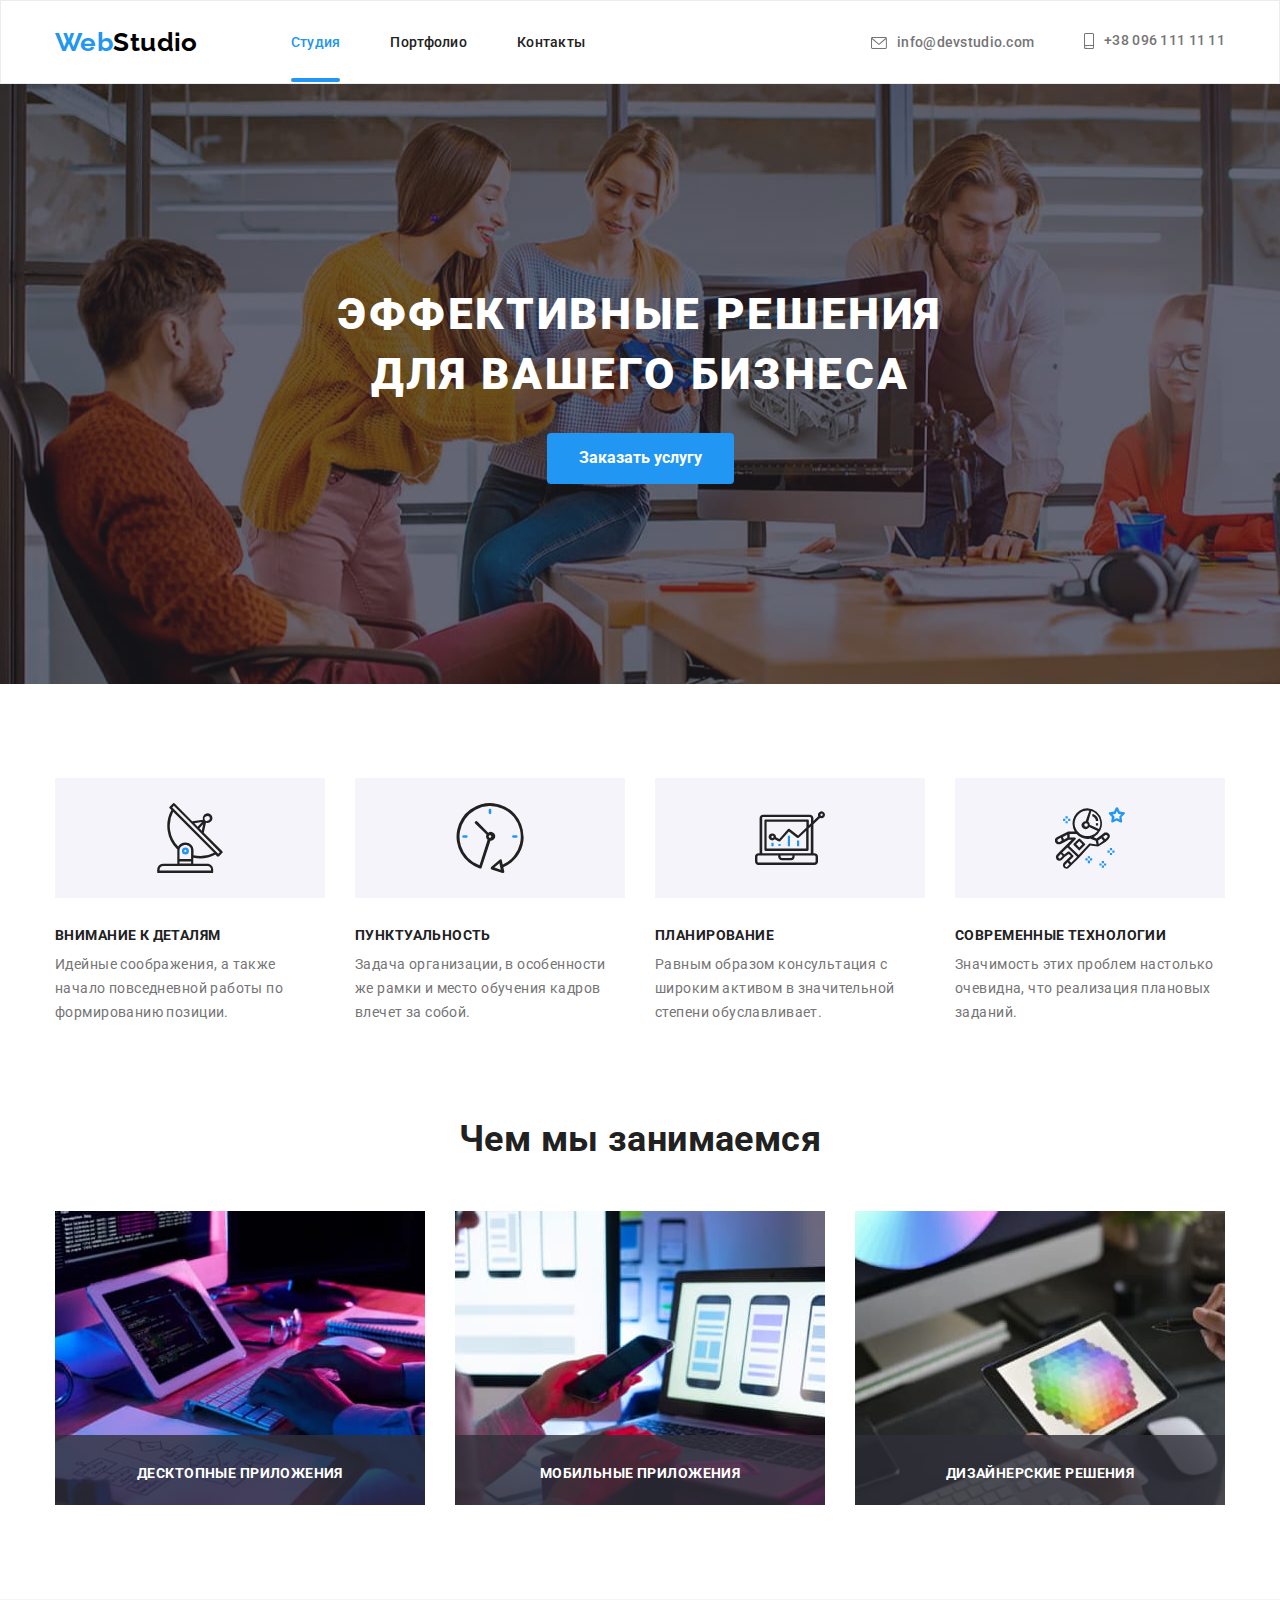
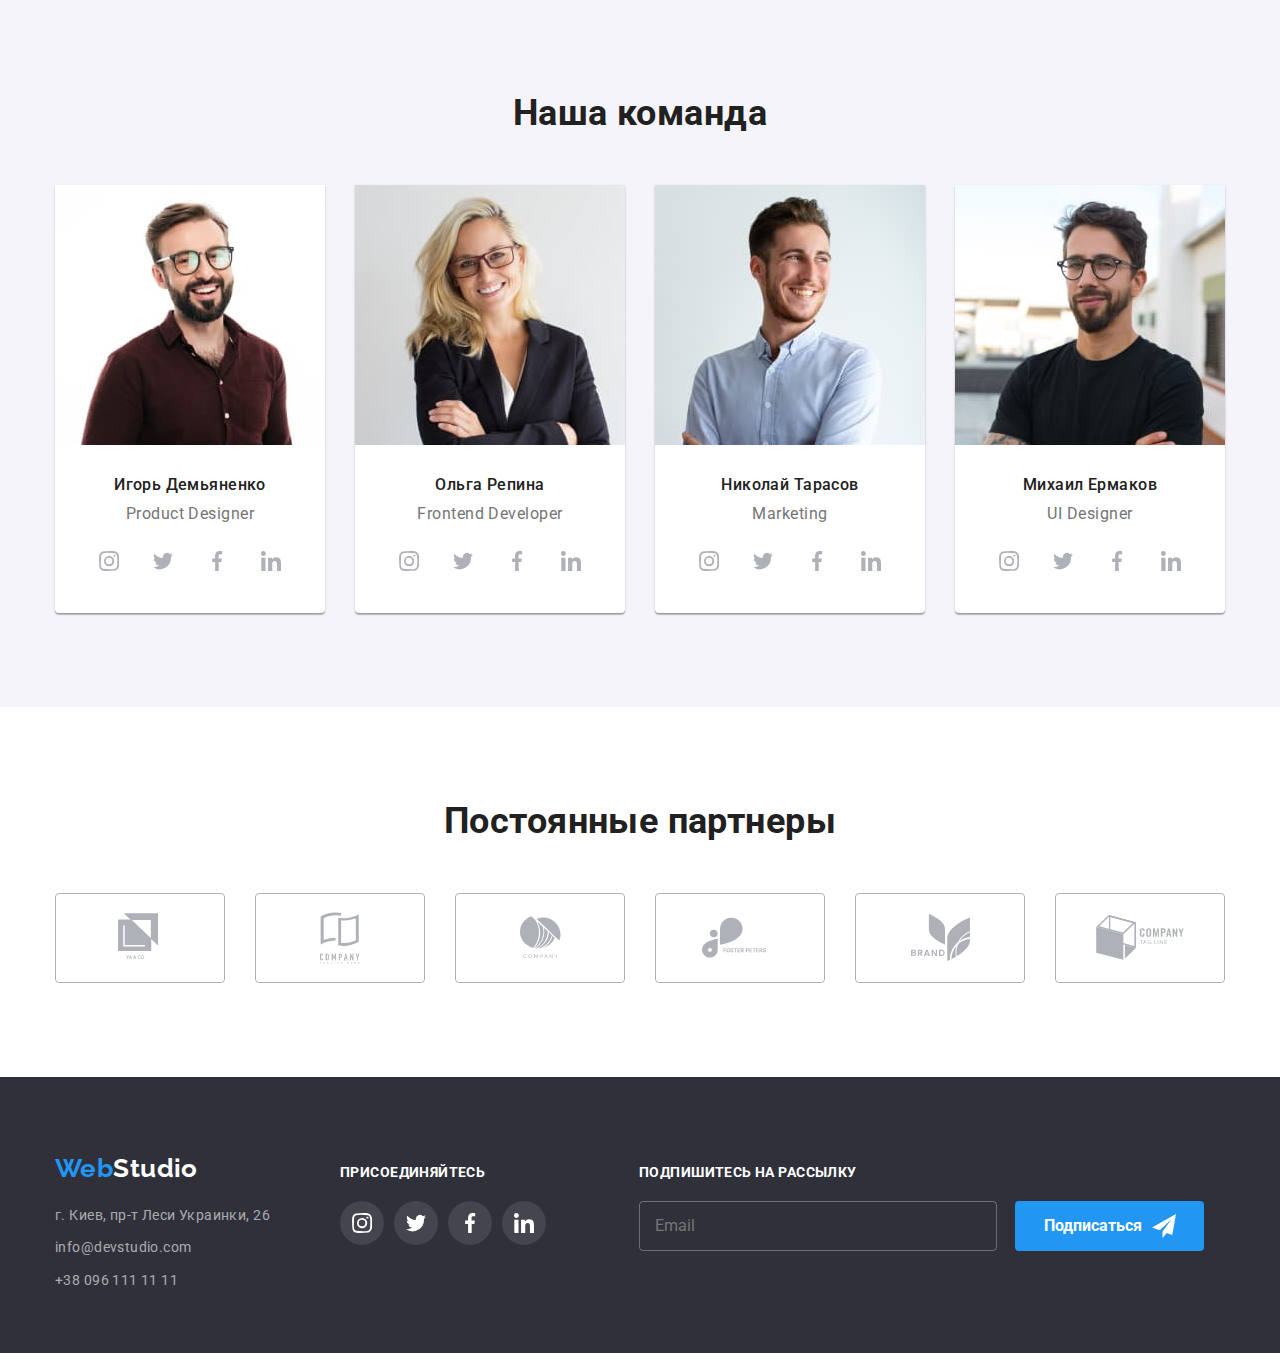
<file: index.html>
<!DOCTYPE html>
<html lang="ru">
  <head>
    <link rel="stylesheet" href="https://cdnjs.cloudflare.com/ajax/libs/modern-normalize/0.2.0/modern-normalize.css" />
    <title>WebStudio</title>
    <meta charset="utf-8" />
    <meta name="viewport" content="width=device-width, initial-scale=1.0" />
    <link rel="preconnect" href="https://fonts.gstatic.com" />
    <link
      href="https://fonts.googleapis.com/css2?family=Raleway:wght@700&family=Roboto:wght@400;500;700;900&display=swap"
      rel="stylesheet"
    />
    <link rel="stylesheet" href="./css/main.min.css" />
  </head>
  <body>
    <!--шапка сайта-->
    <header class="header-bg">
      <div class="container header-nav">
        <nav class="nav-list">
          <a href="./index.html" class="logo">Web<span class="logo logo--header logo--black">Studio</span></a>
          <ul class="list site-nav">
            <li class="site-nav__item">
              <a href="index.html" class="site-nav__item--current site-nav__link link">Студия</a>
            </li>
            <li class="site-nav__item"><a href="portfolio.html" class="site-nav__link link">Портфолио</a></li>
            <li class="site-nav__item"><a href="" class="site-nav__link link">Контакты</a></li>
          </ul>
        </nav>
        <ul class="list contacts-list">
          <li class="contacts-list__item">
            <a class="link contacts-list__link" href="mailto:info@devstudio.com">
              <svg class="contacts-list__mail-icon">
                <use href="./images/icons/icons.svg#icon-mail"></use>
              </svg>
              info@devstudio.com</a
            >
          </li>
          <li class="contacts-list__item">
            <a class="link contacts-list__link" href="tel:+380961111111">
              <svg class="contacts-list__smartphone-icon">
                <use href="./images/icons/icons.svg#icon-smartphone"></use>
              </svg>
              +38 096 111 11 11</a
            >
          </li>
        </ul>
        <button class="menu-button" data-menu-button>
          <svg class="menu-icons">
            <use class="icon-cross" href="./images/icons/icons.svg#icon-close_burger"></use>
            <use class="icon-menu" href="./images/icons/icons.svg#icon-menu_burger"></use>
          </svg>
        </button>
      </div>
    </header>
    <div class="mobile-menu" data-menu>
      <ul class="menu list">
        <li class="menu-item">
          <a href="index.html" class="menu__item--current menu__link link">Студия</a>
        </li>
        <li class="menu-item"><a href="portfolio.html" class="menu__link link">Портфолио</a></li>
        <li class="menu-item"><a href="" class="menu__link link">Контакты</a></li>
      </ul>
      <ul class="menu-contacts list">
        <li class="menu-contacts__item">
          <a class="link menu-contacts__link menu-contacts--number" href="tel:+380961111111"> +38 096 111 11 11</a>
        </li>
        <li class="">
          <a class="link menu-contacts__link" href="mailto:info@devstudio.com"> info@devstudio.com</a>
        </li>
      </ul>

      <ul class="menu-socials list">
        <li class="socials-text">Instagram</li>
        <li class="socials-text">Twitter</li>
        <li class="socials-text">Facebook</li>
        <li class="socials-text">LinkedIn</li>
      </ul>
    </div>

    <!--О студии-->
    <main>
      <section class="hero">
        <div class="container hero--content">
          <h1 class="hero__title">
            ЭФФЕКТИВНЫЕ РЕШЕНИЯ <br />
            ДЛЯ ВАШЕГО БИЗНЕСА
          </h1>
          <button type="button" class="button button--order" data-modal-open>Заказать услугу</button>
        </div>
      </section>
      <!-- Преимущества -->
      <section class="feature-bg section">
        <div class="container">
          <h2 class="visually-hidden">Особенности</h2>
          <ul class="feature-list list">
            <li class="feature-list__item grid-item">
              <div class="feature-list__picture">
                <svg class="feature-list__icon">
                  <use href="./images/icons/icons.svg#icon-antenna"></use>
                </svg>
              </div>
              <h3 class="feature-list__title">ВНИМАНИЕ К ДЕТАЛЯМ</h3>
              <p class="feature-list__desc">
                Идейные соображения, а также начало повседневной работы по формированию позиции.
              </p>
            </li>
            <li class="feature-list__item grid-item">
              <div class="feature-list__picture">
                <svg class="feature-list__icon">
                  <use href="./images/icons/icons.svg#icon-clock"></use>
                </svg>
              </div>
              <h3 class="feature-list__title">ПУНКТУАЛЬНОСТЬ</h3>
              <p class="feature-list__desc">
                Задача организации, в особенности же рамки и место обучения кадров влечет за собой.
              </p>
            </li>
            <li class="feature-list__item grid-item">
              <div class="feature-list__picture">
                <svg class="feature-list__icon">
                  <use href="./images/icons/icons.svg#icon-diagram"></use>
                </svg>
              </div>
              <h3 class="feature-list__title">ПЛАНИРОВАНИЕ</h3>
              <p class="feature-list__desc">
                Равным образом консультация с широким активом в значительной степени обуславливает.
              </p>
            </li>
            <li class="feature-list__item grid-item">
              <div class="feature-list__picture">
                <svg class="feature-list__icon">
                  <use href="./images/icons/icons.svg#icon-astronaut"></use>
                </svg>
              </div>
              <h3 class="feature-list__title">СОВРЕМЕННЫЕ ТЕХНОЛОГИИ</h3>
              <p class="feature-list__desc">
                Значимость этих проблем настолько очевидна, что реализация плановых заданий.
              </p>
            </li>
          </ul>
        </div>
      </section>
      <!-- Деятельность -->
      <section class="activity-bg section">
        <div class="container">
          <h2 class="title">Чем мы занимаемся</h2>
          <ul class="activity-list list">
            <li class="activity-list__item">
              <picture>
                <source srcset="./images/activity/box1.jpg 1x, ./images/activity/box1@2x.jpg 2x" />

                <img src="./images/activity/box1.jpg" alt="Работа за комьютером" width="370" height="294" />
              </picture>

              <p class="activity-list__title">Десктопные приложения</p>
            </li>
            <li class="activity-list__item">
              <picture>
                <source srcset="./images/activity/box2.jpg 1x, ./images/activity/box2@2x.jpg 2x" />

                <img src="./images/activity/box2.jpg" alt="Синхронизация работы с телефоном" width="370" height="294" />
              </picture>

              <p class="activity-list__title">Мобильные приложения</p>
            </li>
            <li class="activity-list__item">
              <picture>
                <source srcset="./images/activity/box3.jpg 1x, ./images/activity/box3@2x.jpg 2x" />

                <img src="./images/about/box_3.jpg" alt="Работа с планшетом" width="370" height="294" />
              </picture>

              <p class="activity-list__title">Дизайнерские решения</p>
            </li>
          </ul>
        </div>
      </section>
      <!-- Команда -->
      <section class="team-bg section">
        <div class="container">
          <h2 class="title team--title">Наша команда</h2>
          <ul class="team-list list">
            <li class="team-list__item grid-item">
              <picture>
                <source
                  srcset="./images/team/desktop/i.d.desktop.jpg 1x, ./images/team/desktop/i.d.desktop@2x.jpg 2x"
                  media="(min-width:1200px)"
                />
                <source
                  srcset="./images/team/tablet/i.d.tablet.jpg 1x, ./images/team/tablet/i.d.tablet@2x.jpg 2x"
                  media="(min-width:768px)"
                />
                <source
                  srcset="./images/team/mobile/i.d.mobile.jpg 1x, ./images/team/mobile/i.d.mobile@2x.jpg 2x"
                  media="(max-width:767.98px)"
                />

                <img src="./images/team/desktop/i.d.desktop.jpg" alt="Портретное фото Игоря Демьяненко" width="450" />
              </picture>
              <div class="team-list__desc">
                <h3 class="team-list__name">Игорь Демьяненко</h3>
                <p class="team-list__position" lang="en">Product Designer</p>
                <ul class="list socials">
                  <li class="socials__item">
                    <a href="" class="socials__link" target="_blank" rel="noopener noreferrer">
                      <svg class="socials__icon"><use href="./images/icons/icons.svg#icon-instagram"></use></svg>
                    </a>
                  </li>
                  <li class="socials__item">
                    <a href="" class="socials__link" target="_blank" rel="noopener noreferrer">
                      <svg class="socials__icon"><use href="./images/icons/icons.svg#icon-twitter"></use></svg>
                    </a>
                  </li>
                  <li class="socials__item">
                    <a href="" class="socials__link" target="_blank" rel="noopener noreferrer">
                      <svg class="socials__icon"><use href="./images/icons/icons.svg#icon-facebook"></use></svg>
                    </a>
                  </li>
                  <li class="socials__item">
                    <a href="" class="socials__link" target="_blank" rel="noopener noreferrer">
                      <svg class="socials__icon"><use href="./images/icons/icons.svg#icon-linkedin"></use></svg>
                    </a>
                  </li>
                </ul>
              </div>
            </li>
            <li class="team-list__item list grid-item">
              <picture>
                <source
                  srcset="./images/team/desktop/o.r.desktop.jpg 1x, ./images/team/desktop/o.r.desktop@2x.jpg 2x"
                  media="(min-width:1200px)"
                />
                <source
                  srcset="./images/team/tablet/o.r.tablet.jpg 1x, ./images/team/tablet/o.r.tablet@2x.jpg 2x"
                  media="(min-width:768px)"
                />
                <source
                  srcset="./images/team/mobile/o.r.mobile.jpg 1x, ./images/team/mobile/o.r.mobile@2x.jpg 2x"
                  media="(max-width:767.98px)"
                />
                <img src="./images/team/desktop/o.r.desktop.jpg" alt="Портретное фото Ольги Репиной" width="450" />
              </picture>
              <div class="team-list__desc">
                <h3 class="team-list__name">Ольга Репина</h3>
                <p class="team-list__position" lang="en">Frontend Developer</p>
                <ul class="list socials">
                  <li class="socials__item">
                    <a href="" class="socials__link" target="_blank" rel="noopener noreferrer">
                      <svg class="socials__icon"><use href="./images/icons/icons.svg#icon-instagram"></use></svg>
                    </a>
                  </li>
                  <li class="socials__item">
                    <a href="" class="socials__link" target="_blank" rel="noopener noreferrer">
                      <svg class="socials__icon"><use href="./images/icons/icons.svg#icon-twitter"></use></svg>
                    </a>
                  </li>
                  <li class="socials__item">
                    <a href="" class="socials__link" target="_blank" rel="noopener noreferrer">
                      <svg class="socials__icon"><use href="./images/icons/icons.svg#icon-facebook"></use></svg>
                    </a>
                  </li>
                  <li class="socials__item">
                    <a href="" class="socials__link" target="_blank" rel="noopener noreferrer">
                      <svg class="socials__icon"><use href="./images/icons/icons.svg#icon-linkedin"></use></svg>
                    </a>
                  </li>
                </ul>
              </div>
            </li>
            <li class="team-list__item list grid-item">
              <picture>
                <source
                  srcset="./images/team/desktop/n.t.desktop.jpg 1x, ./images/team/desktop/n.t.desktop@2x.jpg 2x"
                  media="(min-width:1200px)"
                />
                <source
                  srcset="./images/team/tablet/n.t.tablet.jpg 1x, ./images/team/tablet/n.t.tablet@2x.jpg 2x"
                  media="(min-width:768px)"
                />
                <source
                  srcset="./images/team/mobile/n.t.mobile.jpg 1x, ./images/team/mobile/n.t.mobile@2x.jpg 2x"
                  media="(max-width:767.98px)"
                />
                <img src="./images/team/desktop/n.t.desktop.jpg" alt="Портретное фото Николая Тарасова" width="450" />
              </picture>

              <div class="team-list__desc">
                <h3 class="team-list__name">Николай Тарасов</h3>
                <p class="team-list__position" lang="en">Marketing</p>
                <ul class="list socials">
                  <li class="socials__item">
                    <a href="" class="socials__link" target="_blank" rel="noopener noreferrer">
                      <svg class="socials__icon"><use href="./images/icons/icons.svg#icon-instagram"></use></svg>
                    </a>
                  </li>
                  <li class="socials__item">
                    <a href="" class="socials__link" target="_blank" rel="noopener noreferrer">
                      <svg class="socials__icon"><use href="./images/icons/icons.svg#icon-twitter"></use></svg>
                    </a>
                  </li>
                  <li class="socials__item">
                    <a href="" class="socials__link" target="_blank" rel="noopener noreferrer">
                      <svg class="socials__icon"><use href="./images/icons/icons.svg#icon-facebook"></use></svg>
                    </a>
                  </li>
                  <li class="socials__item">
                    <a href="" class="socials__link" target="_blank" rel="noopener noreferrer">
                      <svg class="socials__icon"><use href="./images/icons/icons.svg#icon-linkedin"></use></svg>
                    </a>
                  </li>
                </ul>
              </div>
            </li>
            <li class="team-list__item list grid-item">
              <picture>
                <source
                  srcset="./images/team/desktop/m.e.desktop.jpg 1x, ./images/team/desktop/m.e.desktop@2x.jpg 2x"
                  media="(min-width:1200px)"
                />
                <source
                  srcset="./images/team/tablet/m.e.tablet.jpg 1x, ./images/team/tablet/m.e.tablet@2x.jpg 2x"
                  media="(min-width:768px)"
                />
                <source
                  srcset="./images/team/mobile/m.e.mobile.jpg 1x, ./images/team/mobile/m.e.mobile@2x.jpg 2x"
                  media="(max-width:767.98px)"
                />
                <img src="./images/team/desktop/m.e.desktop.jpg" alt="Портретное фото Михаила Ермакова" width="450" />
              </picture>
              <div class="team-list__desc">
                <h3 class="team-list__name">Михаил Ермаков</h3>
                <p class="team-list__position" lang="en">UI Designer</p>
                <ul class="list socials">
                  <li class="socials__item">
                    <a href="" class="socials__link" target="_blank" rel="noopener noreferrer">
                      <svg class="socials__icon"><use href="./images/icons/icons.svg#icon-instagram"></use></svg>
                    </a>
                  </li>
                  <li class="socials__item">
                    <a href="" class="socials__link" target="_blank" rel="noopener noreferrer">
                      <svg class="socials__icon"><use href="./images/icons/icons.svg#icon-twitter"></use></svg>
                    </a>
                  </li>
                  <li class="socials__item">
                    <a href="" class="socials__link" target="_blank" rel="noopener noreferrer">
                      <svg class="socials__icon"><use href="./images/icons/icons.svg#icon-facebook"></use></svg>
                    </a>
                  </li>
                  <li class="socials__item">
                    <a href="" class="socials__link" target="_blank" rel="noopener noreferrer">
                      <svg class="socials__icon"><use href="./images/icons/icons.svg#icon-linkedin"></use></svg>
                    </a>
                  </li>
                </ul>
              </div>
            </li>
          </ul>
        </div>
      </section>
      <!--Клиенты-->
      <section class="clients-bg section">
        <div class="container">
          <h2 class="title title--clients">Постоянные партнеры</h2>
          <ul class="clients list">
            <li class="clients__item grid-item">
              <a href="" class="clients--link link" target="_blank" rel="noopener noreferrer">
                <svg class="clients__icon" width="44.27" height="49.23">
                  <use href="./images/icons/icons.svg#icon-logo-1"></use>
                </svg>
              </a>
            </li>
            <li class="clients__item grid-item">
              <a href="" class="clients--link link" target="_blank" rel="noopener noreferrer">
                <svg class="clients__icon" width="40" height="52">
                  <use href="./images/icons/icons.svg#icon-logo-2"></use>
                </svg>
              </a>
            </li>
            <li class="clients__item grid-item">
              <a href="" class="clients--link link" target="_blank" rel="noopener noreferrer">
                <svg class="clients__icon" width="41" height="42.6">
                  <use href="./images/icons/icons.svg#icon-logo-3"></use>
                </svg>
              </a>
            </li>
            <li class="clients__item grid-item">
              <a href="" class="clients--link link" target="_blank" rel="noopener noreferrer">
                <svg class="clients__icon" width="76.66" height="42.02">
                  <use href="./images/icons/icons.svg#icon-logo-4"></use>
                </svg>
              </a>
            </li>
            <li class="clients__item grid-item">
              <a href="" class="clients--link link" target="_blank" rel="noopener noreferrer">
                <svg class="clients__icon" width="59" height="47">
                  <use href="./images/icons/icons.svg#icon-logo-5"></use>
                </svg>
              </a>
            </li>
            <li class="clients__item grid-item">
              <a href="" class="clients--link link" target="_blank" rel="noopener noreferrer">
                <svg class="clients__icon" width="88.46" height="45.44">
                  <use href="./images/icons/icons.svg#icon-logo-6"></use>
                </svg>
              </a>
            </li>
          </ul>
        </div>
      </section>
    </main>
    <footer>
      <!--Контакты-->
      <div class="container footer-container">
        <div class="footer-wrap">
          <a href="./index.html" class="logo logo--footer list">Web<span class="logo logo--white">Studio</span></a>
          <address>
            <ul class="list">
              <li class="footer-container__adress">
                <a
                  class="footer-container__link link"
                  href="https://goo.gl/maps/U16217s55cTrQXSc9"
                  target="_blank"
                  rel="noopener noreferrer"
                  >г. Киев, пр-т Леси Украинки, 26</a
                >
              </li>
              <li class="footer-container__adress">
                <a href="mailto:info@devstudio.com" class="footer-container__link link">info@devstudio.com</a>
              </li>
              <li class="footer-container__adress">
                <a href="tel:+380961111111" class="footer-container__link link">+38 096 111 11 11</a>
              </li>
            </ul>
          </address>
        </div>
        <div class="join">
          <h2 class="join__text">ПРИСОЕДИНЯЙТЕСЬ</h2>
          <ul class="list socials">
            <li class="socials__item">
              <a href="" class="socials__link" target="_blank" rel="noopener noreferrer">
                <svg class="socials__icon">
                  <use href="./images/icons/icons.svg#icon-instagram"></use>
                </svg>
              </a>
            </li>
            <li class="socials__item">
              <a href="" class="socials__link" target="_blank" rel="noopener noreferrer">
                <svg class="socials__icon">
                  <use href="./images/icons/icons.svg#icon-twitter"></use>
                </svg>
              </a>
            </li>
            <li class="socials__item">
              <a href="" class="socials__link" target="_blank" rel="noopener noreferrer">
                <svg class="socials__icon">
                  <use href="./images/icons/icons.svg#icon-facebook"></use>
                </svg>
              </a>
            </li>
            <li class="socials__item">
              <a href="" class="socials__link" target="_blank" rel="noopener noreferrer">
                <svg class="socials__icon">
                  <use href="./images/icons/icons.svg#icon-linkedin"></use>
                </svg>
              </a>
            </li>
          </ul>
        </div>
        <div class="footer-container signup">
          <h2 class="signup__text">ПОДПИШИТЕСЬ НА РАССЫЛКУ</h2>
          <form class="signup__form" autocomplete="on" novalidate>
            <input class="signup__input" type="email" name="email" placeholder="Email" />
            <button class="button button--signup">
              Подписаться
              <svg class="signup__icon" width="24" height="24">
                <use href="./images/icons/icons.svg#icon-telegram"></use>
              </svg>
            </button>
          </form>
        </div>
      </div>
    </footer>
    <div class="backdrop is-hidden" data-modal>
      <div class="modal">
        <div class="modal__content">
          <p class="modal__title">Оставьте свои данные, мы вам перезвоним</p>
          <form class="modal__form" autocomplete="on">
            <label class="modal__label"
              >Имя
              <input class="modal__input" type="text" name="name" />
              <svg class="modal__icon" width="18" height="18">
                <use href="./images/icons/icons.svg#icon-person"></use>
              </svg>
            </label>

            <label class="modal__label"
              >Телефон
              <input class="modal__input" type="tel" name="phone" />
              <svg class="modal__icon" width="18" height="18">
                <use href="./images/icons/icons.svg#icon-phone"></use>
              </svg>
            </label>

            <label class="modal__label"
              >Почта
              <input class="modal__input" type="email" name="email" />
              <svg class="modal__icon" width="18" height="18">
                <use href="./images/icons/icons.svg#icon-email"></use>
              </svg>
            </label>

            <label class="form__field modal__label"
              >Комментарий<textarea
                class="form__comment"
                name="comment"
                rows="7"
                placeholder="Введите текст"
                autocomplete="off"
              ></textarea>
            </label>

            <label class="form__agreement">
              <input class="form__checkbox" type="checkbox" name="agreement" value="Соглашаюсь с рассылкой и условий" />
              <svg class="icon-check" width="16" height="15">
                <use href="./images/icons/icons.svg#icon-check"></use>
              </svg>
              Соглашаюсь с рассылкой и принимаю&nbsp;<a href="" class="form__condition">Условия договора</a>
            </label>
            <button class="button button--send" type="submit">Отправить</button>
          </form>
          <button class="btn-close" data-modal-close>
            <svg width="11" height="11">
              <use href="./images/icons/icons.svg#icon-btn-close"></use>
            </svg>
          </button>
        </div>
      </div>
    </div>
    <script src="./js/modal.js"></script>
    <script src="./js/mobile-menu.js"></script>
  </body>
</html>
</file>
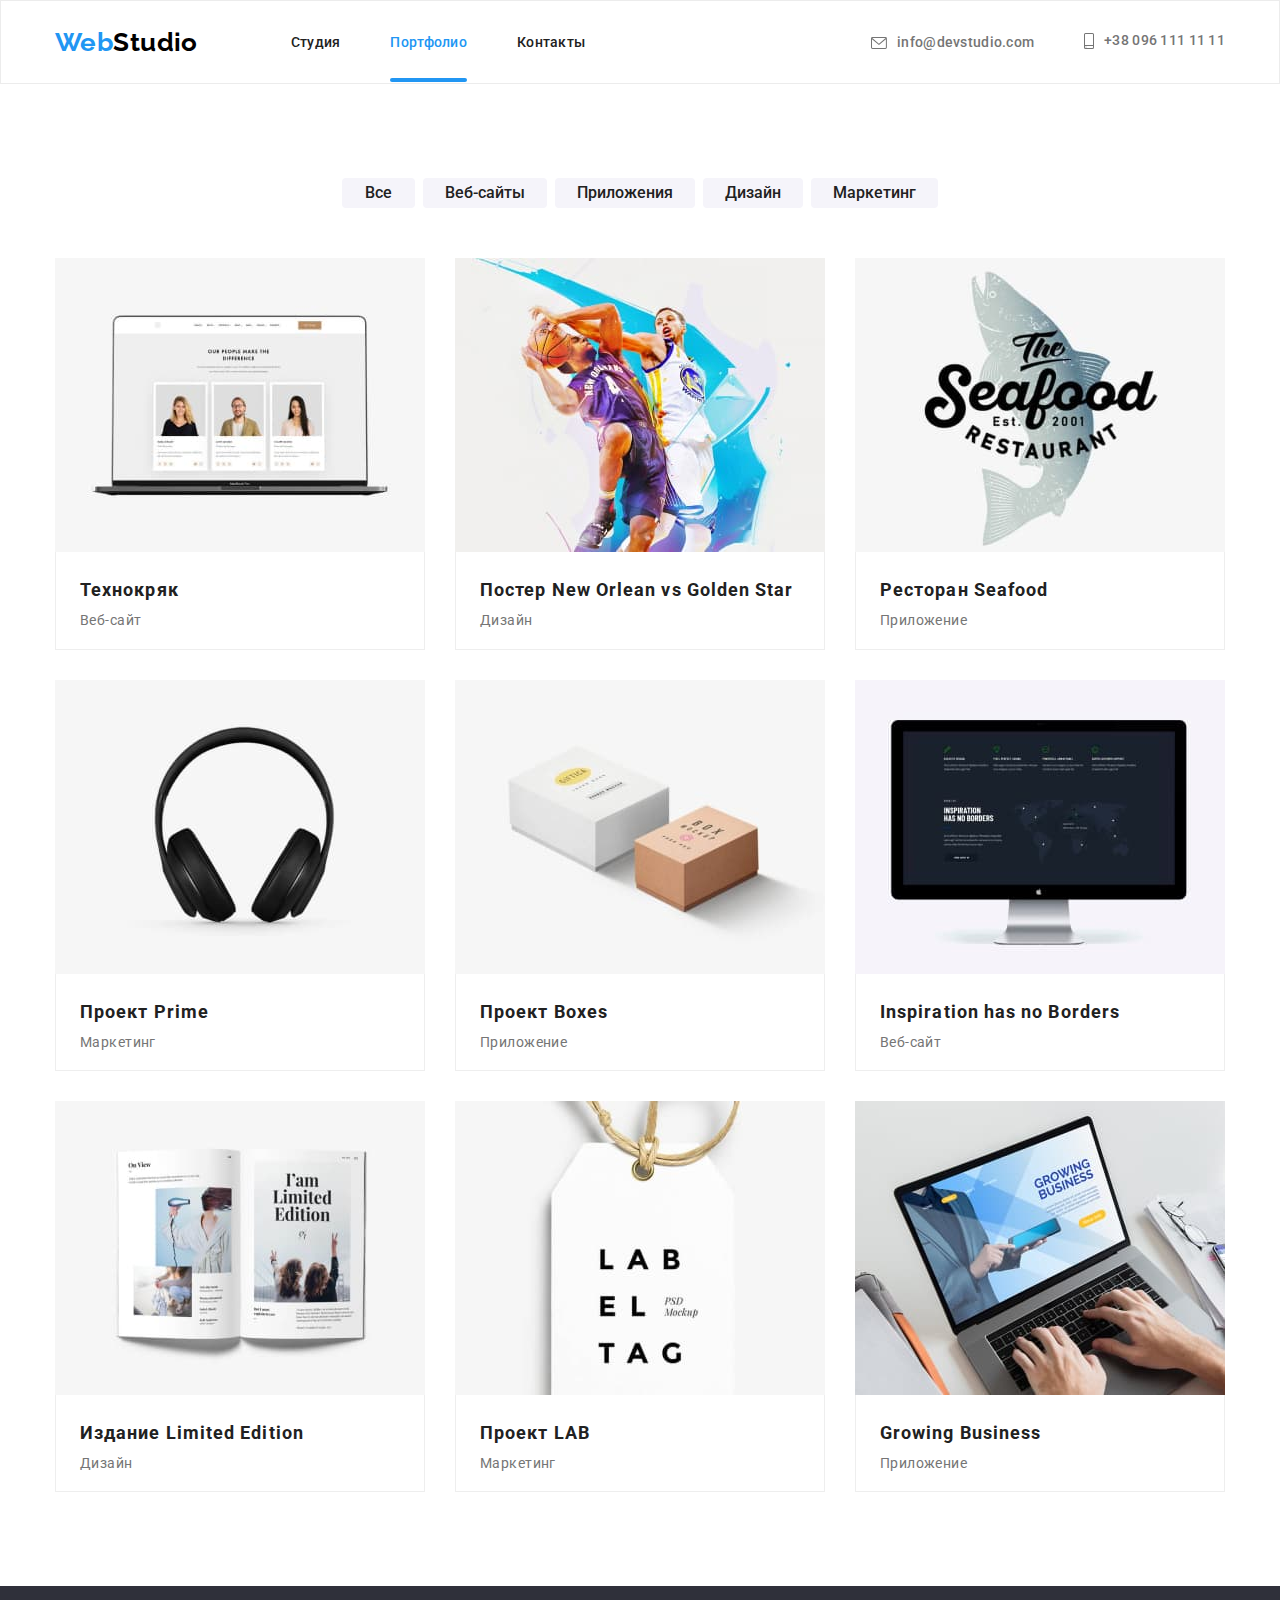
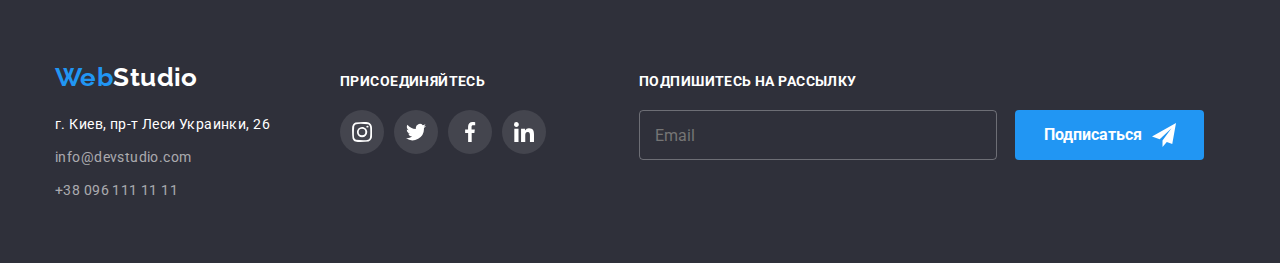
<file: portfolio.html>
<!DOCTYPE html>
<html lang="ru">
  <head>
    <link
      rel="stylesheet"
      type="text/css"
      href="https://cdnjs.cloudflare.com/ajax/libs/modern-normalize/1.0.0/modern-normalize.min.css"
    />
    <meta charset="utf-8" />
    <meta name="viewport" content="width=device-width, initial-scale=1.0" />
    <title>Portfolio</title>
    <link rel="preconnect" href="https://fonts.gstatic.com" />
    <link
      href="https://fonts.googleapis.com/css2?family=Raleway:wght@700&family=Roboto:wght@400;500;700;900&display=swap"
      rel="stylesheet"
    />
    <link rel="stylesheet" href="./css/main.min.css" />
  </head>
  <body>
    <!--шапка сайта-->
    <header class="header-bg">
      <div class="container header-nav">
        <nav class="nav-list">
          <a href="./index.html" class="logo">Web<span class="logo logo--header logo--black">Studio</span></a>
          <ul class="list site-nav">
            <li class="site-nav__item">
              <a href="index.html" class="site-nav__link link">Студия</a>
            </li>
            <li class="site-nav__item">
              <a href="portfolio.html" class="site-nav__item--current site-nav__link link">Портфолио</a>
            </li>
            <li class="site-nav__item"><a href="" class="site-nav__link link">Контакты</a></li>
          </ul>
        </nav>
        <ul class="list contacts-list">
          <li class="contacts-list__item">
            <a class="link contacts-list__link" href="mailto:info@devstudio.com">
              <svg class="contacts-list__mail-icon">
                <use href="./images/icons/icons.svg#icon-mail"></use>
              </svg>
              info@devstudio.com</a
            >
          </li>
          <li class="contacts-list__item">
            <a class="link contacts-list__link" href="tel:+380961111111">
              <svg class="contacts-list__smartphone-icon">
                <use href="./images/icons/icons.svg#icon-smartphone"></use>
              </svg>
              +38 096 111 11 11</a
            >
          </li>
        </ul>
        <button class="menu-button" data-menu-button>
          <svg class="menu-icons">
            <use class="icon-cross" href="./images/icons/icons.svg#icon-close_burger"></use>
            <use class="icon-menu" href="./images/icons/icons.svg#icon-menu_burger"></use>
          </svg>
        </button>
      </div>
    </header>

    <div class="mobile-menu" data-menu>
      <ul class="menu list">
        <li class="menu-item">
          <a href="index.html" class="menu__link link">Студия</a>
        </li>
        <li class="menu-item"><a href="portfolio.html" class="menu__item--current menu__link link">Портфолио</a></li>
        <li class="menu-item"><a href="" class="menu__link link">Контакты</a></li>
      </ul>

      <ul class="menu-contacts list">
        <li class="menu-contacts__item">
          <a class="link menu-contacts__link menu-contacts--number" href="tel:+380961111111"> +38 096 111 11 11</a>
        </li>
        <li class="">
          <a class="link menu-contacts__link" href="mailto:info@devstudio.com"> info@devstudio.com</a>
        </li>
      </ul>

      <ul class="menu-socials list">
        <li class="socials-text">Instagram</li>
        <li class="socials-text">Twitter</li>
        <li class="socials-text">Facebook</li>
        <li class="socials-text">LinkedIn</li>
      </ul>
    </div>

    <!--Порфтолио студии-->
    <main>
      <section class="portfolio-bg section">
        <div class="container">
          <h1 class="visually-hidden">Портфолио</h1>
          <ul class="portfolio-filter list">
            <li class="portfolio-filter__button"><button type="button" class="button button--text">Все</button></li>
            <li class="portfolio-filter__button">
              <button type="button" class="button button--text">Веб-сайты</button>
            </li>
            <li class="portfolio-filter__button">
              <button type="button" class="button button--text">Приложения</button>
            </li>
            <li class="portfolio-filter__button"><button type="button" class="button button--text">Дизайн</button></li>
            <li class="portfolio-filter__button">
              <button type="button" class="button button--text">Маркетинг</button>
            </li>
          </ul>
          <ul class="gallery list">
            <li class="gallery__item">
              <a href="" class="portfolio-card">
                <div class="overlay">
                  <picture>
                    <source
                      srcset="
                        ./images/portfolio/desktop/portfoliolink1desktop.jpg    1x,
                        ./images/portfolio/desktop/portfoliolink1desktop@2x.jpg 2x
                      "
                      type="image/jpeg"
                    />
                    <source
                      srcset="
                        ./images/portfolio/tablet/portfoliolink1tablet.jpg    1x,
                        ./images/portfolio/tablet/portfoliolink1tablet@2x.jpg 2x
                      "
                      type="image/jpeg"
                    />
                    <source
                      srcset="
                        ./images/portfolio/mobile/portfoliolink1mobile.jpg    1x,
                        ./images/portfolio/mobile/portfoliolink1mobile@2x.jpg 2x
                      "
                      type="image/jpeg"
                    />
                    <img
                      src="./images/portfolio/desktop/portfoliolink1desktop.jpg"
                      alt="Портфолио сайта Технокряк"
                      width="450"
                    />
                  </picture>
                  <div class="overlay__text">
                    <p class="portfolio-card__desc">
                      Технокряк это современная площадка распространения коронавируса. Компании используют эту платформу
                      для цифрового шпионажа и атак на защищённые сервера конкурентов.
                    </p>
                  </div>
                </div>
                <div class="portfolio-card__info portfolio-card--first">
                  <h2 class="portfolio-card__title">Технокряк</h2>
                  <p class="portfolio-card__type" lang="en">Веб-сайт</p>
                </div>
              </a>
            </li>
            <li class="gallery__item">
              <a href="" class="portfolio-card">
                <div class="overlay">
                  <picture>
                    <source
                      srcset="
                        ./images/portfolio/desktop/portfoliolink2desktop.jpg    1x,
                        ./images/portfolio/desktop/portfoliolink2desktop@2x.jpg 2x
                      "
                      type="image/jpeg"
                    />
                    <source
                      srcset="
                        ./images/portfolio/tablet/portfoliolink2tablet.jpg    1x,
                        ./images/portfolio/tablet/portfoliolink2tablet@2x.jpg 2x
                      "
                      type="image/jpeg"
                    />
                    <source
                      srcset="
                        ./images/portfolio/mobile/portfoliolink2mobile.jpg    1x,
                        ./images/portfolio/mobile/portfoliolink2mobile@2x.jpg 2x
                      "
                      type="image/jpeg"
                    />

                    <img
                      src="./images/portfolio/desktop/portfoliolink2desktop.jpg"
                      alt="Два баскетболиста во время игры"
                      width="450"
                    />
                  </picture>
                  <div class="overlay__text"><p class="portfolio-card__desc"></p></div>
                </div>
                <div class="portfolio-card__info">
                  <h2 class="portfolio-card__title">Постер New Orlean vs Golden Star</h2>
                  <p class="portfolio-card__type" lang="en">Дизайн</p>
                </div>
              </a>
            </li>
            <li class="gallery__item">
              <a href="" class="portfolio-card">
                <div class="overlay">
                  <picture>
                    <source
                      srcset="
                        ./images/portfolio/desktop/portfoliolink3desktop.jpg    1x,
                        ./images/portfolio/desktop/portfoliolink3desktop@2x.jpg 2x
                      "
                      type="image/jpeg"
                    />
                    <source
                      srcset="
                        ./images/portfolio/tablet/portfoliolink3tablet.jpg    1x,
                        ./images/portfolio/tablet/portfoliolink3tablet@2x.jpg 2x
                      "
                      type="image/jpeg"
                    />
                    <source
                      srcset="
                        ./images/portfolio/mobile/portfoliolink3mobile.jpg    1x,
                        ./images/portfolio/mobile/portfoliolink3mobile@2x.jpg 2x
                      "
                      type="image/jpeg"
                    />
                    <img
                      src="./images/portfolio/desktop/portfoliolink3desktop.jpg"
                      alt="Лого ресторана Seafood"
                      width="450"
                    />
                  </picture>
                  <div class="overlay__text"><p class="portfolio-card__desc"></p></div>
                </div>
                <div class="portfolio-card__info">
                  <h2 class="portfolio-card__title">Ресторан Seafood</h2>
                  <p class="portfolio-card__type" lang="en">Приложение</p>
                </div>
              </a>
            </li>
            <li class="gallery__item">
              <a href="" class="portfolio-card">
                <div class="overlay">
                  <picture>
                    <source
                      srcset="
                        ./images/portfolio/desktop/portfoliolink4desktop.jpg    1x,
                        ./images/portfolio/desktop/portfoliolink4desktop@2x.jpg 2x
                      "
                      type="image/jpeg"
                    />
                    <source
                      srcset="
                        ./images/portfolio/tablet/portfoliolink4tablet.jpg    1x,
                        ./images/portfolio/tablet/portfoliolink4tablet@2x.jpg 2x
                      "
                      type="image/jpeg"
                    />
                    <source
                      srcset="
                        ./images/portfolio/mobile/portfoliolink4mobile.jpg    1x,
                        ./images/portfolio/mobile/portfoliolink4mobile@2x.jpg 2x
                      "
                      type="image/jpeg"
                    />
                    <img src="./images/portfolio/desktop/portfoliolink4desktop.jpg" alt="Черные наушники" width="450" />
                  </picture>
                  <div class="overlay__text"><p class="portfolio-card__desc"></p></div>
                </div>
                <div class="portfolio-card__info">
                  <h2 class="portfolio-card__title">Проект Prime</h2>
                  <p class="portfolio-card__type" lang="en">Маркетинг</p>
                </div>
              </a>
            </li>
            <li class="gallery__item">
              <a href="" class="portfolio-card">
                <div class="overlay">
                  <picture>
                    <source
                      srcset="
                        ./images/portfolio/desktop/portfoliolink5desktop.jpg    1x,
                        ./images/portfolio/desktop/portfoliolink5desktop@2x.jpg 2x
                      "
                      type="image/jpeg"
                    />
                    <source
                      srcset="
                        ./images/portfolio/tablet/portfoliolink5tablet.jpg    1x,
                        ./images/portfolio/tablet/portfoliolink5tablet@2x.jpg 2x
                      "
                      type="image/jpeg"
                    />
                    <source
                      srcset="
                        ./images/portfolio/mobile/portfoliolink5mobile.jpg    1x,
                        ./images/portfolio/mobile/portfoliolink5mobile@2x.jpg 2x
                      "
                      type="image/jpeg"
                    />
                    <img src="./images/portfolio/desktop/portfoliolink5desktop" alt="Две коробки" width="450" />
                  </picture>
                  <div class="overlay__text"><p class="portfolio-card__desc"></p></div>
                </div>
                <div class="portfolio-card__info">
                  <h2 class="portfolio-card__title">Проект Boxes</h2>
                  <p class="portfolio-card__type" lang="en">Приложение</p>
                </div>
              </a>
            </li>
            <li class="gallery__item">
              <a href="" class="portfolio-card">
                <div class="overlay">
                  <picture>
                    <source
                      srcset="
                        ./images/portfolio/desktop/portfoliolink6desktop.jpg    1x,
                        ./images/portfolio/desktop/portfoliolink6desktop@2x.jpg 2x
                      "
                      type="image/jpeg"
                    />
                    <source
                      srcset="
                        ./images/portfolio/tabletportfoliolink6tablet.jpg    1x,
                        ./images/portfolio/tabletportfoliolink6tablet@2x.jpg 2x
                      "
                      type="image/jpeg"
                    />
                    <source
                      srcset="
                        ./images/portfolio/mobile/portfoliolink6mobile.jpg    1x,
                        ./images/portfolio/mobile/portfoliolink6mobile@2x.jpg 2x
                      "
                      type="image/jpeg"
                    />
                    <img src="./images/portfolio/desktop/portfoliolink6desktop.jpg" alt="Монитор" width="450" />
                  </picture>
                  <div class="overlay__text"><p class="portfolio-card__desc"></p></div>
                </div>
                <div class="portfolio-card__info">
                  <h2 class="portfolio-card__title">Inspiration has no Borders</h2>
                  <p class="portfolio-card__type" lang="en">Веб-сайт</p>
                </div>
              </a>
            </li>
            <li class="gallery__item">
              <a href="" class="portfolio-card">
                <div class="overlay">
                  <picture>
                    <source
                      srcset="
                        ./images/portfolio/desktop/portfoliolink7desktop.jpg    1x,
                        ./images/portfolio/desktop/portfoliolink7desktop@2x.jpg 2x
                      "
                      type="image/jpeg"
                    />
                    <source
                      srcset="
                        ./images/portfolio/tablet/portfoliolink7tablet.jpg    1x,
                        ./images/portfolio/tablet/portfoliolink7tablet@2x.jpg 2x
                      "
                      type="image/jpeg"
                    />
                    <source
                      srcset="
                        ./images/portfolio/mobile/portfoliolink7mobile.jpg    1x,
                        ./images/portfolio/mobile/portfoliolink7mobile@2x.jpg 2x
                      "
                      type="image/jpeg"
                    />
                    <img
                      src="./images/portfolio/desktop/portfoliolink7desktop.jpg"
                      alt="Раскрытая книга изданя Limited Edition"
                      width="450"
                    />
                  </picture>
                  <div class="overlay__text"><p class="portfolio-card__desc"></p></div>
                </div>
                <div class="portfolio-card__info">
                  <h2 class="portfolio-card__title">Издание Limited Edition</h2>
                  <p class="portfolio-card__type" lang="en">Дизайн</p>
                </div>
              </a>
            </li>
            <li class="gallery__item">
              <a href="" class="portfolio-card">
                <div class="overlay">
                  <picture>
                    <source
                      srcset="
                        ./images/portfolio/desktop/portfoliolink8desktop.jpg    1x,
                        ./images/portfolio/desktop/portfoliolink8desktop@2x.jpg 2x
                      "
                      type="image/jpeg"
                    />
                    <source
                      srcset="
                        ./images/portfolio/tablet/portfoliolink8tablet.jpg    1x,
                        ./images/portfolio/tablet/portfoliolink8tablet@2x.jpg 2x
                      "
                      type="image/jpeg"
                    />
                    <source
                      srcset="
                        ./images/portfolio/mobile/portfoliolink8mobile.jpg    1x,
                        ./images/portfolio/mobile/portfoliolink8mobile@2x.jpg 2x
                      "
                      type="image/jpeg"
                    />
                    <img
                      src="./images/portfolio/desktop/portfoliolink8desktop.jpg"
                      alt="Бирка проекта LAB"
                      width="450"
                    />
                  </picture>

                  <div class="overlay__text"><p class="portfolio-card__desc"></p></div>
                </div>
                <div class="portfolio-card__info">
                  <h2 class="portfolio-card__title">Проект LAB</h2>
                  <p class="portfolio-card__type" lang="en">Маркетинг</p>
                </div>
              </a>
            </li>
            <li class="gallery__item">
              <a href="" class="portfolio-card">
                <div class="overlay">
                  <picture>
                    <source
                      srcset="
                        ./images/portfolio/desktop/portfoliolink9desktop.jpg    1x,
                        ./images/portfolio/desktop/portfoliolink9desktop@2x.jpg 2x
                      "
                      type="image/jpeg"
                    />
                    <source
                      srcset="
                        ./images/portfolio/tablet/portfoliolink9tablet.jpg    1x,
                        ./images/portfolio/tablet/portfoliolink9tablet@2x.jpg 2x
                      "
                      type="image/jpeg"
                    />
                    <source
                      srcset="
                        ./images/portfolio/mobile/portfoliolink9mobile.jpg    1x,
                        ./images/portfolio/mobile/portfoliolink9mobile@2x.jpg 2x
                      "
                      type="image/jpeg"
                    />
                    <img src="./images/portfolio/desktop/portfoliolink9desktop.jpg" alt="Ноутбук" width="450" />
                  </picture>
                  <div class="overlay__text"><p class="portfolio-card__desc"></p></div>
                </div>
                <div class="portfolio-card__info">
                  <h2 class="portfolio-card__title">Growing Business</h2>
                  <p class="portfolio-card__type" lang="en">Приложение</p>
                </div>
              </a>
            </li>
          </ul>
        </div>
      </section>
    </main>
    <footer>
      <!--Контакты-->
      <div class="container footer-container">
        <div class="footer-wrap">
          <a href="./index.html" class="logo logo--footer list">Web<span class="logo logo--white">Studio</span></a>
          <address>
            <ul class="list">
              <li class="footer-container__adress link">
                <a class="link" href="https://goo.gl/maps/U16217s55cTrQXSc9" target="_blank" rel="noopener noreferrer"
                  >г. Киев, пр-т Леси Украинки, 26</a
                >
              </li>
              <li class="footer-container__adress">
                <a href="mailto:info@devstudio.com" class="footer-container__link link">info@devstudio.com</a>
              </li>
              <li class="footer-container__adress">
                <a href="tel:+380961111111" class="footer-container__link link">+38 096 111 11 11</a>
              </li>
            </ul>
          </address>
        </div>
        <div class="join">
          <h2 class="join__text">ПРИСОЕДИНЯЙТЕСЬ</h2>
          <ul class="list socials">
            <li class="socials__item">
              <a href="" class="socials__link" target="_blank" rel="noopener noreferrer">
                <svg class="socials__icon">
                  <use href="./images/icons/icons.svg#icon-instagram"></use>
                </svg>
              </a>
            </li>
            <li class="socials__item">
              <a href="" class="socials__link" target="_blank" rel="noopener noreferrer">
                <svg class="socials__icon">
                  <use href="./images/icons/icons.svg#icon-twitter"></use>
                </svg>
              </a>
            </li>
            <li class="socials__item">
              <a href="" class="socials__link" target="_blank" rel="noopener noreferrer">
                <svg class="socials__icon">
                  <use href="./images/icons/icons.svg#icon-facebook"></use>
                </svg>
              </a>
            </li>
            <li class="socials__item">
              <a href="" class="socials__link" target="_blank" rel="noopener noreferrer">
                <svg class="socials__icon">
                  <use href="./images/icons/icons.svg#icon-linkedin"></use>
                </svg>
              </a>
            </li>
          </ul>
        </div>
        <div class="footer-container signup">
          <h2 class="signup__text">ПОДПИШИТЕСЬ НА РАССЫЛКУ</h2>
          <form class="signup__form" autocomplete="on" novalidate>
            <input class="signup__input" type="email" name="email" placeholder="Email" />
            <button class="button button--signup">
              Подписаться
              <svg class="signup__icon" width="24" height="24">
                <use href="./images/icons/icons.svg#icon-telegram"></use>
              </svg>
            </button>
          </form>
        </div>
      </div>
    </footer>
    <script src="./js/mobile-menu.js"></script>
  </body>
</html>
</file>
<file: css/main.min.css>
html{box-sizing:border-box}*,*::after,*::before{box-sizing:inherit}body{font-family:var(--main-font);font-style:normal;font-weight:400;font-size:14px;line-height:1.17;letter-spacing:0.03em;color:var(--main-text-color);background-color:var(--main-bg-text-color)}h1,h2,h3,p{margin-top:0}.list{list-style:none;padding-left:0;margin-top:0;margin-bottom:0}.link{text-decoration:none;color:inherit;transition-property:color;transition-duration:250ms;transition-timing-function:cubic-bezier(0.4, 0, 0.2, 1)}img{display:block;max-width:100%;height:auto}a{text-decoration:none;color:inherit}.container{width:100%;padding-left:15px;padding-right:15px;margin-right:auto;margin-left:auto}@media screen and (min-width: 480px){.container{max-width:480px}}@media screen and (min-width: 768px){.container{max-width:768px}}@media screen and (min-width: 1200px){.container{max-width:1200px}}.visually-hidden{clip:rect(1px 1px 1px 1px);position:absolute;clip:rect(1px, 1px, 1px, 1px);padding:0;border:0;height:1px;width:1px;overflow:hidden}.section{padding-top:94px;padding-bottom:94px}@media screen and (max-width: 1199.98px){.section{padding-top:60px;padding-bottom:60px}}ul{padding-left:0px}.title{font-weight:700;font-size:36px;line-height:1.16;text-align:center;margin:0}link:active,link:hover,link:focus{color:var(--logo-button-color)}:root{--main-text-color: #212121;--main-bg-text-color: white;--second-bg-color: #2f303a;--logo-button-color: #2196f3;--link-paragraph-color: #757575;--team-bg-color: #f5f4fa;--accent--text-color: black;--link-footer: rgba(255, 255, 255, 0.6);--hero-bg: rgba(47, 48, 58, 0.4);--social-link: #afb1b8;--modal-bg: rgba(0, 0, 0, 0.2);--title-bg: rgba(47, 48, 58, 0.8);--overlay-portfolio-card: rgba(33, 150, 243, 0.9);--modal-input: rgba(33, 33, 33, 0.2);--signup-input-border: rgba(255, 255, 255, 0.3);--main-font: 'Roboto', sans-serif;--logo-font: 'Raleway', sans-serif}.header-bg{background-color:var(--main-bg-text-color);border:1px solid #ececec}.header-nav{display:flex;justify-content:space-between;align-items:center}.logo{font-family:'Raleway', sans-serif;font-weight:700;font-size:26px;line-height:1.19;color:var(--logo-button-color);text-decoration:inherit;margin-top:16px;margin-bottom:16px}.logo--header{margin-right:93px}.logo--footer{margin-bottom:20px;display:block;transition:color 250ms cubic-bezier(0.4, 0, 0.2, 1)}@media screen and (max-width: 1199.98px){.logo--footer{margin-top:0px}}.logo--white{color:var(--main-bg-text-color)}.logo--black{color:var(--accent--text-color)}@media screen and (min-width: 768px) and (max-width: 1199.98px){.logo{font-size:24px;line-height:28px;margin-top:26px;margin-bottom:26px}}.menu-button{padding:0;margin:0;position:absolute;top:10px;right:10px;z-index:25;background-color:transparent;border:none;height:40px;width:40px}.menu-button:hover,.menu-button:focus{fill:var(--logo-button-color)}.menu-icons{height:40px;width:40px}@media screen and (min-width: 767.98px){.menu-icons{display:none}}.icon-cross{display:none}.is-open .icon-cross{display:block;position:fixed}.is-open .icon-menu{display:none}.mobile-menu{background-color:var(--main-bg-text-color);position:fixed;top:0;right:-100%;width:100%;height:100vh;flex-direction:column;z-index:10;transition:right 250ms cubic-bezier(0.4, 0, 0.2, 1)}.mobile-menu.is-open{right:0px;padding:48px 40px}@media screen and (min-width: 480px){.menu{margin:0px 0px 306px 0px}}.menu-item:not(:last-child){margin-bottom:32px}@media screen and (max-width: 479.98px){.menu-item:not(:last-child){margin-bottom:26px}}.menu__link{font-weight:500;font-size:40px;line-height:47px;text-align:center;letter-spacing:0.02em}@media screen and (max-width: 478.98px){.menu__link{font-size:30px;line-height:1.18}}.menu__item--current{color:var(--logo-button-color)}.menu-contacts{margin-bottom:64px}@media screen and (max-width: 479.98px){.menu-contacts{margin:100px 0px 64px 0px}}.menu-contacts__link{font-weight:500;font-size:24px;line-height:28px;letter-spacing:0.02em;color:var(--link-paragraph-color);transition-property:color;transition-duration:250ms;transition-timing-function:cubic-bezier(0.4, 0, 0.2, 1)}@media screen and (max-width: 478.98px){.menu-contacts__link{font-size:20px;line-height:1.17}}.menu-contacts--number{font-size:34px;line-height:40px;color:var(--logo-button-color)}@media screen and (max-width: 478.98px){.menu-contacts--number{font-size:26px;line-height:1.18}}.menu-socials{display:flex}@media screen and (max-width: 479.98px){.menu-socials{flex-wrap:wrap}}.socials-text{font-weight:500;font-size:18px;line-height:22px;letter-spacing:0.02em;color:var(--logo-button-color)}.socials-text:not(:last-child)::after{content:'';width:22px;height:0px;left:214px;top:726px;margin-right:10px;margin-left:10px;border:1px solid rgba(33,33,33,0.2);transform:rotate(90deg)}.menu-contacts__item:not(:last-child){margin-bottom:32px}.site-nav{display:flex}.site-nav:not(last-child){margin-right:50px}@media screen and (max-width: 767.98px){.site-nav{display:none}}@media screen and (min-width: 768px) and (max-width: 1199.98px){.site-nav:not(last-child){margin-right:0px}}.nav-list{display:flex;align-items:center;justify-content:space-between;margin-right:auto}.site-nav__item{transition-property:color;transition-duration:250ms;transition-timing-function:cubic-bezier(0.4, 0, 0.2, 1)}.site-nav__item:hover,.site-nav__item:active,.site-nav__item:focus{color:var(--logo-button-color)}.site-nav__item:not(:last-child){margin-right:50px}.site-nav__link{font-weight:500;letter-spacing:0.02em;padding-top:32px;padding-bottom:32px;position:relative}.site-nav__item--current{color:var(--logo-button-color)}.site-nav__item--current::after{content:'';display:block;height:4px;width:100%;border-radius:2px;background-color:var(--logo-button-color);position:absolute;bottom:0px}.contacts-list{display:flex;margin-left:auto;align-items:baseline;transition-property:color;transition-duration:250ms;transition-timing-function:cubic-bezier(0.4, 0, 0.2, 1)}.contacts-list__item:not(:last-child){margin-right:50px}@media screen and (min-width: 768px) and (max-width: 1199.98px){.contacts-list__item:not(:last-child){margin-bottom:10px;margin-right:0px;font-size:12px;line-height:14px}}@media screen and (max-width: 767.98px){.contacts-list{display:none}}@media screen and (min-width: 768px) and (max-width: 1199.98px){.contacts-list{display:block;padding:21px 15px 21px 84px}}.contacts-list__link{display:flex;padding-top:32px;padding-bottom:32px;font-weight:500;font-size:14px;line-height:1.14;letter-spacing:0.02em;color:var(--link-paragraph-color);align-items:center;transition-property:color;transition-duration:250ms;transition-timing-function:cubic-bezier(0.4, 0, 0.2, 1)}@media screen and (min-width: 768px) and (max-width: 1199.98px){.contacts-list__link{padding:0;font-size:12px;line-height:1.17}}.contacts-list__link:hover{color:var(--logo-button-color)}.hero{background-image:linear-gradient(to right, rgba(47,48,58,0.4), rgba(47,48,58,0.4)),url("../images/hero/hero.mobile.jpg");background-color:var(--second-bg-color);background-size:cover;background-repeat:no-repeat;margin-right:auto;margin-left:auto}@media (min-device-pixel-ratio: 2), (min-resolution: 192dpi), (min-resolution: 2dppx){.hero{background-image:linear-gradient(to right, rgba(47,48,58,0.4), rgba(47,48,58,0.4)),url("../images/hero/hero.mobile@2x.jpg")}}@media screen and (min-width: 768px){.hero{background-image:linear-gradient(to right, rgba(47,48,58,0.4), rgba(47,48,58,0.4)),url("../images/hero/hero.tablet.jpg")}}@media screen and (min-width: 768px) and (min-device-pixel-ratio: 2), screen and (min-width: 768px) and (min-resolution: 192dpi), screen and (min-width: 768px) and (min-resolution: 2dppx){.hero{background-image:linear-gradient(to right, rgba(47,48,58,0.4), rgba(47,48,58,0.4)),url("../images/hero/hero.tablet@2x.jpg")}}@media screen and (min-width: 1200px){.hero{max-width:1600px;background-image:linear-gradient(to right, rgba(47,48,58,0.4), rgba(47,48,58,0.4)),url("../images/hero/hero.desktop.jpg")}}@media screen and (min-width: 1200px) and (min-device-pixel-ratio: 2), screen and (min-width: 1200px) and (min-resolution: 192dpi), screen and (min-width: 1200px) and (min-resolution: 2dppx){.hero{background-image:linear-gradient(to right, rgba(47,48,58,0.4), rgba(47,48,58,0.4)),url("../images/hero/hero.desktop@2x.jpg")}}.hero__title{font-weight:900;font-size:26px;line-height:42px;text-align:center;letter-spacing:0.06em;color:var(--main-bg-text-color)}@media screen and (min-width: 1200px){.hero__title{font-size:44px;line-height:60px}}.container.hero--content{padding:118px 60px}@media screen and (min-width: 768px){.container.hero--content{padding:118px 204px}}@media screen and (min-width: 1200px){.container.hero--content{padding:200px 52px}}.backdrop{position:fixed;top:0;left:0;width:100%;height:100%;z-index:50;background-color:var(--modal-bg);transition:opacity 250ms cubic-bezier(0.4, 0, 0.2, 1),visibility 250ms cubic-bezier(0.4, 0, 0.2, 1)}.backdrop.is-hidden{opacity:0;visibility:hidden;pointer-events:none}.modal__content{padding:40px}@media screen and (max-width: 478.98px){.modal__content{padding:40px 20px}}.modal{width:528px;height:581px;background-color:var(--main-bg-text-color);border-radius:4px;position:absolute;top:50%;left:50%;transform:translate(-50%, -50%);transition-property:transform;transition-duration:250ms;transition-timing-function:cubic-bezier(0.4, 0, 0.2, 1)}@media screen and (max-width: 1199.98px){.modal{width:450px;height:609px}}@media screen and (max-width: 478.98px){.modal{width:98%;height:100vh}}.modal__form{display:block;margin-left:auto;margin-right:auto}.modal__label{font-size:12px;line-height:14px;letter-spacing:0.01em;color:var(--link-paragraph-color);position:relative;transition:color 250ms cubic-bezier(0.4, 0, 0.2, 1)}.modal__title{font-weight:bold;font-size:20px;line-height:23px;text-align:center;margin-bottom:12px}@media screen and (max-width: 1199.98px){.modal__title{font-size:20px;line-height:30px}}.modal__input{width:100%;padding:11px 12px 11px 42px;margin-top:4px;margin-bottom:10px;border:1px solid var(--modal-input);box-sizing:border-box;border-radius:4px;outline:none;transition:border 250ms cubic-bezier(0.4, 0, 0.2, 1)}.modal__input:hover,.modal__input:focus{border:1px solid var(--logo-button-color);cursor:pointer}.form__comment{width:100%;border:1px solid var(--modal-input);box-sizing:border-box;border-radius:4px;padding:12px 16px;margin:4px 0 20px 0;outline:none;transition:border 250ms cubic-bezier(0.4, 0, 0.2, 1)}.form__comment:hover,.form__comment:focus{border:1px solid var(--logo-button-color);cursor:pointer}.form__field{display:flex;flex-direction:column;width:100%}textarea{resize:none}.form__checkbox{appearance:none}.icon-check{display:inline-block;border:2px solid var(--main-text-color);box-shadow:0px 4px 4px rgba(0,0,0,0.25);border-radius:4px;margin-right:8px;background-color:var(--main-bg-text-color);transition:border 250ms cubic-bezier(0.4, 0, 0.2, 1),background-color 250ms cubic-bezier(0.4, 0, 0.2, 1)}.form__checkbox:checked+.icon-check{background-color:var(--logo-button-color);border:2px solid transparent;background-origin:border-box}.form__agreement{font-size:14px;line-height:24px;color:var(--link-paragraph-color);justify-content:center;align-items:center;display:flex}@media screen and (max-width: 1199.98px){.form__agreement{font-size:12px;line-height:14px}}@media screen and (max-width: 478.98px){.form__agreement{font-size:10px;line-height:1.17}}.form__condition{color:var(--logo-button-color);text-decoration:underline;outline:none}@media screen and (max-width: 478.98px){.form__condition{display:contents}}label:focus,label:hover{cursor:pointer;fill:var(--logo-button-color)}.button{display:block;margin-left:auto;margin-right:auto;min-width:73px;height:auto;font-family:inherit;cursor:pointer;background-color:var(--logo-button-color);border-color:transparent;border-radius:4px;border-width:0px;color:var(--main-bg-text-color);transition:color 250ms cubic-bezier(0.4, 0, 0.2, 1),background-color 250ms cubic-bezier(0.4, 0, 0.2, 1)}.button:focus,.button:hover,.button:active{background-color:var(--logo-button-color);color:var(--main-bg-text-color);border-color:transparent}.button--order{height:auto;padding:10px 32px;text-align:center;font-style:normal;font-weight:700;font-size:16px;line-height:1.88}.button--text{font-style:normal;font-weight:500;color:var(--main-text-color);font-size:16px;padding:6px 22px;background-color:var(--team-bg-color)}.button--signup{display:flex;padding:10px 62px 10px 29px;margin-right:auto;margin-left:auto;height:50px;align-items:center;justify-content:center;font-weight:700;font-size:16px;line-height:30px}footer .button--signup{position:relative}.button--send{display:flex;width:200px;height:50px;font-weight:700;font-size:16px;line-height:30px;align-items:center;justify-content:center}@media screen and (max-width: 478.98px){.button--send{font-size:12px;line-height:1.9;width:50%;height:30px}}.button.button--send{margin-top:30px}.btn-close{position:absolute;top:8px;right:8px;background-color:var(--main-bg-text-color);min-width:30px;height:30px;padding:0;border-radius:50%;border:1px solid rgba(0,0,0,0.1);transition-property:background-color;transition-duration:250ms;transition-timing-function:cubic-bezier(0.4, 0, 0.2, 1)}.btn-close:hover,.btn-close:focus{background-color:inherit;border:1px solid rgba(0,0,0,0.1);fill:var(--logo-button-color)}.feature-bg{background-color:var(--main-bg-text-color)}@media screen and (min-width: 768px){.feature-list{display:flex;flex-wrap:wrap;margin-left:-30px;margin-top:-30px}}.feature-list__title{margin-bottom:10px;font-weight:700;font-size:14px;line-height:1.14}@media screen and (max-width: 767.98px){.feature-list__title{text-align:center}}.feature-list__item{width:270px}@media screen and (max-width: 767.98px){.feature-list__item{width:100%}}@media screen and (min-width: 768px){.feature-list__item{margin-left:30px;margin-top:30px;flex-basis:calc((100% - 30px * var(--grid__item)) / var(--grid__item))}}@media screen and (max-width: 767.98px){.feature-list__item:not(:last-child){margin-bottom:30px}}.feature-list__desc{color:var(--link-paragraph-color);font-size:14px;line-height:1.71;margin-bottom:0px}.feature-list__picture{background-color:#f5f4fa;justify-content:center;display:flex;align-items:center;width:270px;height:120px;margin-bottom:30px}@media screen and (max-width: 1199.98px){.feature-list__picture{width:100%}}@media screen and (min-width: 768px) and (max-width: 1199.98px){.grid-item{--grid__item: 2}}.activity-bg{background-color:var(--main-bg-text-color)}@media screen and (max-width: 1199.98px){.activity-bg{display:none}}.activity-bg.section{padding-top:0}.activity-list{margin-top:50px;margin-bottom:0;padding-left:0;display:flex}.activity-list img:not(:last-child){margin-right:30px}.activity-list img:last-child{padding-right:0px}.activity-list__title{position:absolute;bottom:0;left:0px;right:0px;text-align:center;display:inline-block;padding-top:27px;padding-bottom:27px;height:70px;text-transform:uppercase;font-size:14px;line-height:1.71;margin-bottom:0;color:var(--main-bg-text-color);background-color:var(--title-bg);font-weight:700}.activity-list__item{position:relative;display:flex;justify-content:space-between}.activity-list__item:not(:last-child){margin-right:30px}.team-bg{background-color:var(--team-bg-color)}.team-list{margin-top:50px}@media screen and (min-width: 768px){.team-list{display:flex}}@media screen and (min-width: 768px) and (max-width: 1199.98px){.team-list{flex-wrap:wrap;margin-left:-30px;margin-top:-30px}}@media screen and (min-width: 768px) and (max-width: 1199.98px){.title.team--title{margin-bottom:30px}}.team-list__item{background-color:#fff;box-shadow:0px 1px 3px rgba(0,0,0,0.12),0px 1px 1px rgba(0,0,0,0.14),0px 2px 1px rgba(0,0,0,0.2);border-radius:0px 0px 4px 4px;text-align:center;width:270px}@media screen and (max-width: 767.98px){.team-list__item{margin-bottom:30px;width:100%}}@media screen and (min-width: 768px) and (max-width: 1199.98px){.team-list__item{margin-left:30px;margin-top:30px;flex-basis:calc((100% - 30px * var(--grid__item)) / var(--grid__item))}}@media screen and (max-width: 767.98px){.team-list__item:last-child{margin-bottom:0px}}@media screen and (min-width: 1200px){.team-list__item:not(:last-child){margin-right:30px}}.team-list__name{font-weight:500;font-size:16px;line-height:1.19;margin-bottom:10px}.team-list__position{font-size:16px;line-height:1.19;color:var(--link-paragraph-color);letter-spacing:0.03em;margin-bottom:16px}.team-list__desc{padding:30px 0px}@media screen and (max-width: 1199.98px){.team-list__desc{padding-bottom:24px}}.contacts-list__mail-icon{width:16px;height:12px;margin-right:10px;fill:var(--link-paragraph-color);transition-property:fill;transition-duration:250ms;transition-timing-function:cubic-bezier(0.4, 0, 0.2, 1)}.contacts-list__link:focus .contacts-list__mail-icon,.contacts-list__link:hover .contacts-list__mail-icon{fill:var(--logo-button-color)}.contacts-list__smartphone-icon{width:10px;height:16px;margin-right:10px;fill:var(--link-paragraph-color);transition-property:fill;transition-duration:250ms;transition-timing-function:cubic-bezier(0.4, 0, 0.2, 1)}.contacts-list__link:hover .contacts-list__smartphone-icon,.contacts-list__link:focus .contacts-list__smartphone-icon{fill:var(--logo-button-color)}.feature-list__icon{width:70px;height:70px}.socials__icon{width:20px;height:20px;fill:var(--social-link);transition-property:fill;transition-duration:250ms;transition-timing-function:cubic-bezier(0.4, 0, 0.2, 1)}.join .socials__icon{fill:var(--main-bg-text-color);transition-property:fill;transition-duration:250ms;transition-timing-function:cubic-bezier(0.4, 0, 0.2, 1)}.socials__link:hover .socials__icon,.socials__link:focus .socials__icon{fill:var(--main-bg-text-color)}.signup__icon{position:absolute;top:13px;right:28px;fill:var(--main-bg-text-color);display:block}.modal__icon{position:absolute;top:29px;left:12px}.socials{display:inline-flex}.socials__link{display:flex;justify-content:center;align-items:center;width:44px;height:44px;border-radius:50%;transition-property:background-color;transition-duration:250ms;transition-timing-function:cubic-bezier(0.4, 0, 0.2, 1)}.join .socials__link{background-color:rgba(255,255,255,0.1);transition-property:background-color;transition-duration:250ms;transition-timing-function:cubic-bezier(0.4, 0, 0.2, 1)}.socials__link:hover,.socials__link:focus{background-color:var(--logo-button-color)}.socials__item:not(:first-child){margin-left:10px}.clients-bg{background-color:var(--main-bg-text-color)}.clients{display:flex}@media screen and (max-width: 1199.98px){.clients{flex-wrap:wrap;margin-left:-30px;margin-top:-30px}}.clients__item{width:170px;height:90px}@media screen and (max-width: 1199.98px){.clients__item{margin-left:30px;margin-top:30px;flex-basis:calc((100% - 30px * var(--grid__item)) / var(--grid__item))}}.clients__item:not(:last-child){margin-right:30px}@media screen and (max-width: 1199.98px){.clients__item:not(:last-child){margin-right:0px}}@media screen and (max-width: 767.98px){.clients>.grid-item{--grid__item: 2}}@media screen and (min-width: 768px) and (max-width: 1199.98px){.clients>.grid-item{--grid__item: 3}}.clients__icon{fill:var(--social-link);transition-property:fill;transition-duration:250ms;transition-timing-function:cubic-bezier(0.4, 0, 0.2, 1)}.clients--link:hover .clients__icon,.clients--link:focus .clients__icon{fill:var(--logo-button-color)}.clients--link{align-items:center;justify-content:center;border:1px solid var(--social-link);display:flex;border-radius:4px;width:100%;height:100%;transition-property:border-color;transition-duration:250ms;transition-timing-function:cubic-bezier(0.4, 0, 0.2, 1)}.clients--link:hover,.clients--link:focus{border:1px solid var(--logo-button-color)}.title--clients{margin-bottom:50px}@media screen and (max-width: 767.98px){.title--clients{margin-bottom:30px;font-size:28px;line-height:33px}}.portfolio-bg{background-color:var(--main-bg-text-color)}.portfolio-card{display:block;transition-property:box-shadow;transition-duration:250ms;transition-timing-function:cubic-bezier(0.4, 0, 0.2, 1)}.portfolio-card:hover{box-shadow:0px 3px 1px rgba(0,0,0,0.1),0px 1px 2px rgba(0,0,0,0.08),0px 2px 2px rgba(0,0,0,0.12)}.portfolio-card__title{font-size:18px;line-height:2;letter-spacing:0.06em;font-weight:700;margin-bottom:4px}.portfolio-card__info{padding:20px 24px;border-right:1px solid #eeeeee;border-bottom:1px solid #eeeeee;border-left:1px solid #eeeeee}@media screen and (min-width: 768px) and (max-width: 1199.98px){.portfolio-card__info.portfolio-card--first{padding-bottom:56px}}.portfolio-card__type{margin-bottom:0px;color:var(--link-paragraph-color);transition:color 250ms cubic-bezier(0.4, 0, 0.2, 1)}.portfolio-filter{margin-top:0;justify-content:center;display:flex;margin-bottom:50px}@media screen and (max-width: 767.98px){.portfolio-filter{display:flex;flex-wrap:wrap;justify-content:flex-start;margin-bottom:40px}}@media screen and (min-width: 768px) and (max-width: 1199.98px){.portfolio-filter{margin-bottom:30px}}.portfolio-filter button:focus,.portfolio-filter button:hover{box-shadow:0px 3px 1px rgba(0,0,0,0.1),0px 1px 2px rgba(0,0,0,0.08),0px 2px 2px rgba(0,0,0,0.12);transition:box-shadow 250ms cubic-bezier(0.4, 0, 0.2, 1)}.portfolio-filter__button:not(:last-child){margin-right:8px}@media screen and (max-width: 767.98px){.portfolio-filter__button{margin-bottom:15px}}.portfolio-card__desc{position:absolute;top:0;left:0;width:100%;padding:63px 24px;margin-bottom:0;opacity:0;font-style:normal;font-size:18px;line-height:1.6;color:var(--main-bg-text-color);transition:color 250ms cubic-bezier(0.4, 0, 0.2, 1)}.portfolio-card:hover .portfolio-card__desc{opacity:1}@media screen and (min-width: 768px){.gallery{display:flex;flex-wrap:wrap;margin-top:-30px;margin-left:-30px}.gallery__item{flex-basis:calc((100% - 30px * var(--grid__item)) / var(--grid__item));margin-top:30px;margin-left:30px}}@media screen and (max-width: 767.98px){.gallery__item:not(:last-child){margin-bottom:30px}}@media screen and (min-width: 768px) and (max-width: 1199.98px){.gallery__item{--grid__item: 2}}@media screen and (min-width: 1200px){.gallery__item{--grid__item: 3}}.overlay{position:relative;overflow:hidden}.overlay__text{content:'';position:absolute;width:100%;height:100%;top:0;left:0;opacity:0;background-color:var(--overlay-portfolio-card);transform:translateY(100%);transition:opacity 250ms cubic-bezier(0.4, 0, 0.2, 1),transform 250ms cubic-bezier(0.4, 0, 0.2, 1)}.portfolio-card:hover .overlay__text{transform:translateY(0%);opacity:1}footer{background-color:var(--second-bg-color);display:block;padding:60px 0}address{font-style:normal;color:var(--main-bg-text-color);font-size:14px;line-height:1.7}@media screen and (max-width: 1199.98px){address{margin-bottom:60px}}.footer-container{align-items:baseline;flex-basis:calc((100% - 30px) / 2)}@media screen and (min-width: 768px){.footer-container{display:flex;flex-wrap:wrap}}.footer-container__link{color:var(--link-footer);font-size:14px;line-height:1.71}.footer-container__adress:not(:last-child){margin-bottom:9px}@media screen and (max-width: 1199.98px){.footer-container{text-align:center;justify-content:center}}.footer-container__link:hover,.footer-container__link:focus{color:var(--logo-button-color)}.join{margin-left:70px}@media screen and (max-width: 1199.98px){.join{margin-left:0px;margin-bottom:60px}}.join__text{margin-bottom:20px;font-weight:700;font-size:14px;line-height:1.14;color:var(--main-bg-text-color)}@media screen and (min-width: 768px) and (max-width: 1199.98px){.footer-wrap{margin-right:165px}}.signup{display:block;margin-left:93px;align-items:center;justify-content:center}@media screen and (max-width: 1199.98px){.signup{margin-left:0px}}@media screen and (min-width: 1200px){.signup__form{display:flex}}.signup__input{font-weight:normal;font-size:16px;line-height:1.25;display:inline;align-items:center;width:100%;height:50px;margin-right:12px;padding:15px;color:var(--link-footer);background-color:inherit;border-radius:4px;border:1px solid var(--signup-input-border);transition:color 250ms cubic-bezier(0.4, 0, 0.2, 1)}@media screen and (max-width: 1199.98px){.signup__input{margin-right:0px;margin-bottom:20px}}@media screen and (min-width: 1200px){.signup__input{width:358px}}.signup__text{margin-bottom:20px;font-weight:700;font-size:14px;line-height:1.14;color:var(--main-bg-text-color)}
/*# sourceMappingURL=main.min.css.map */
</file>
